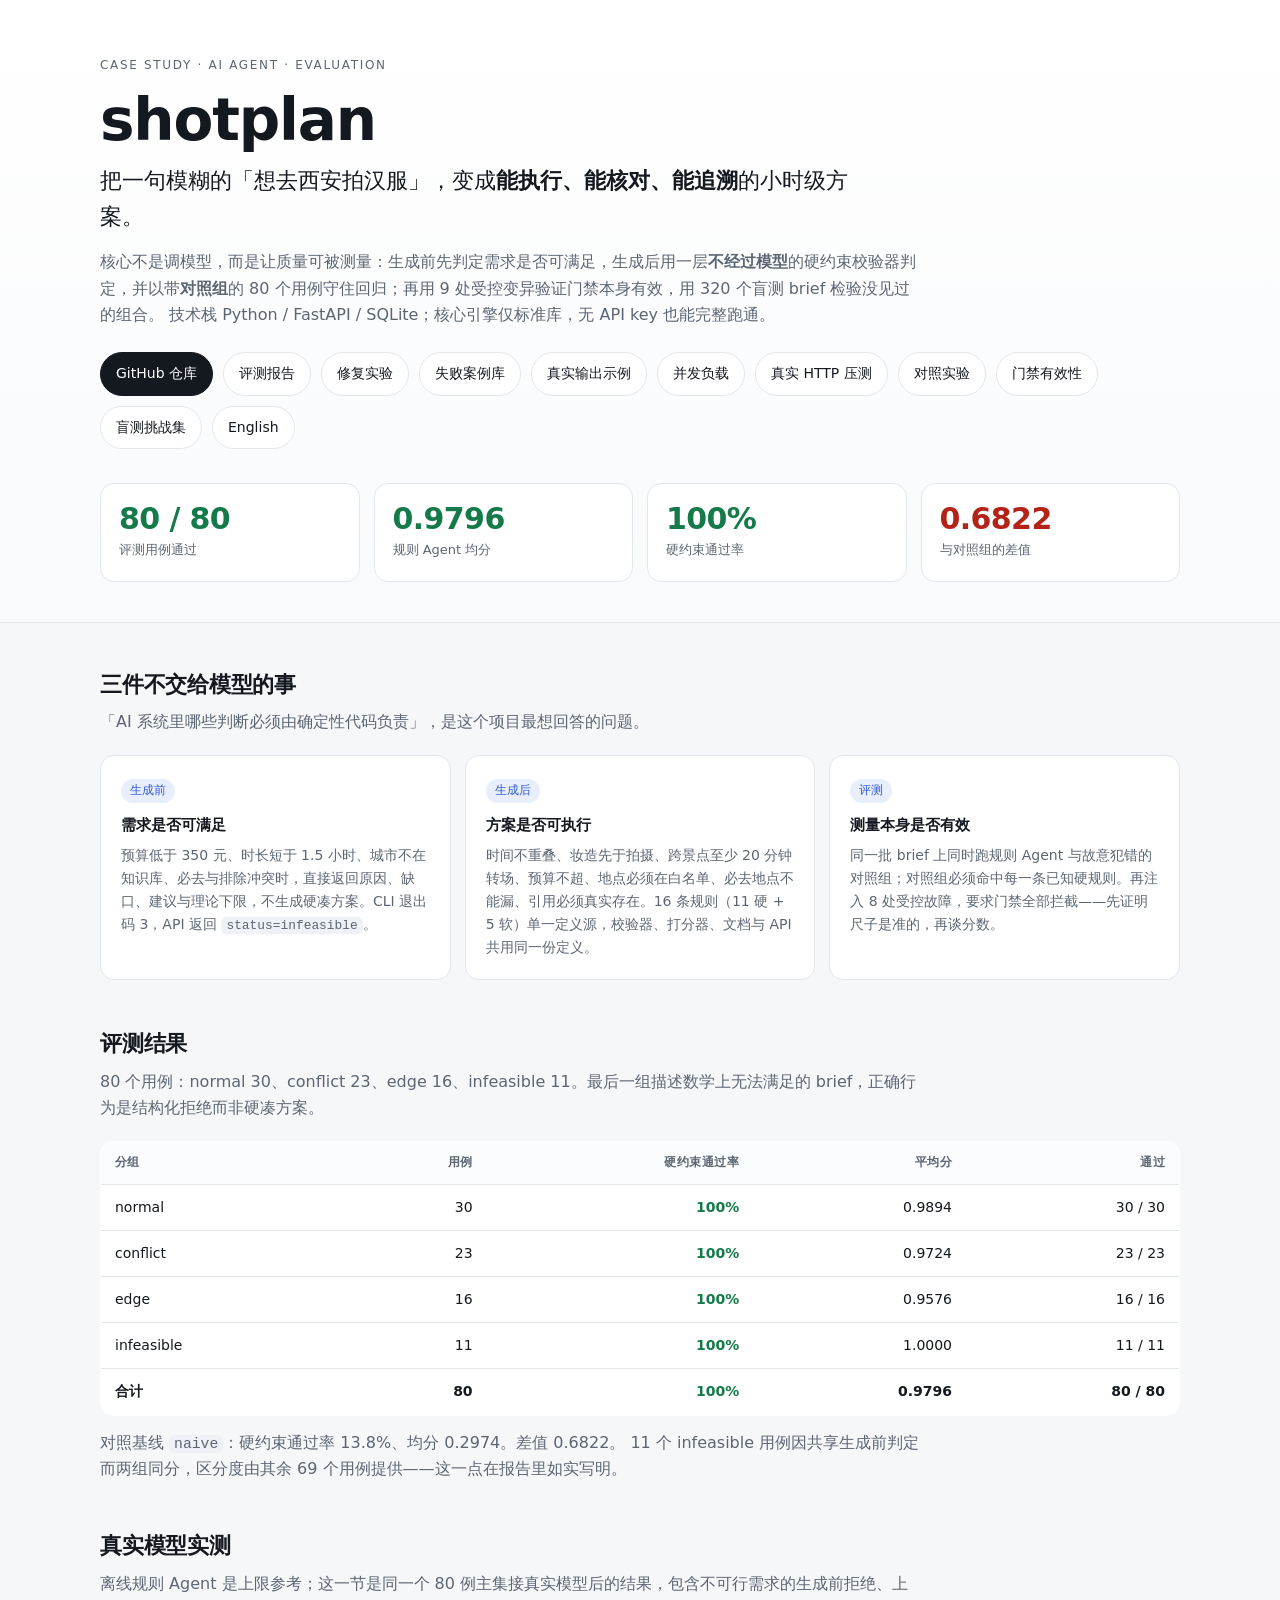
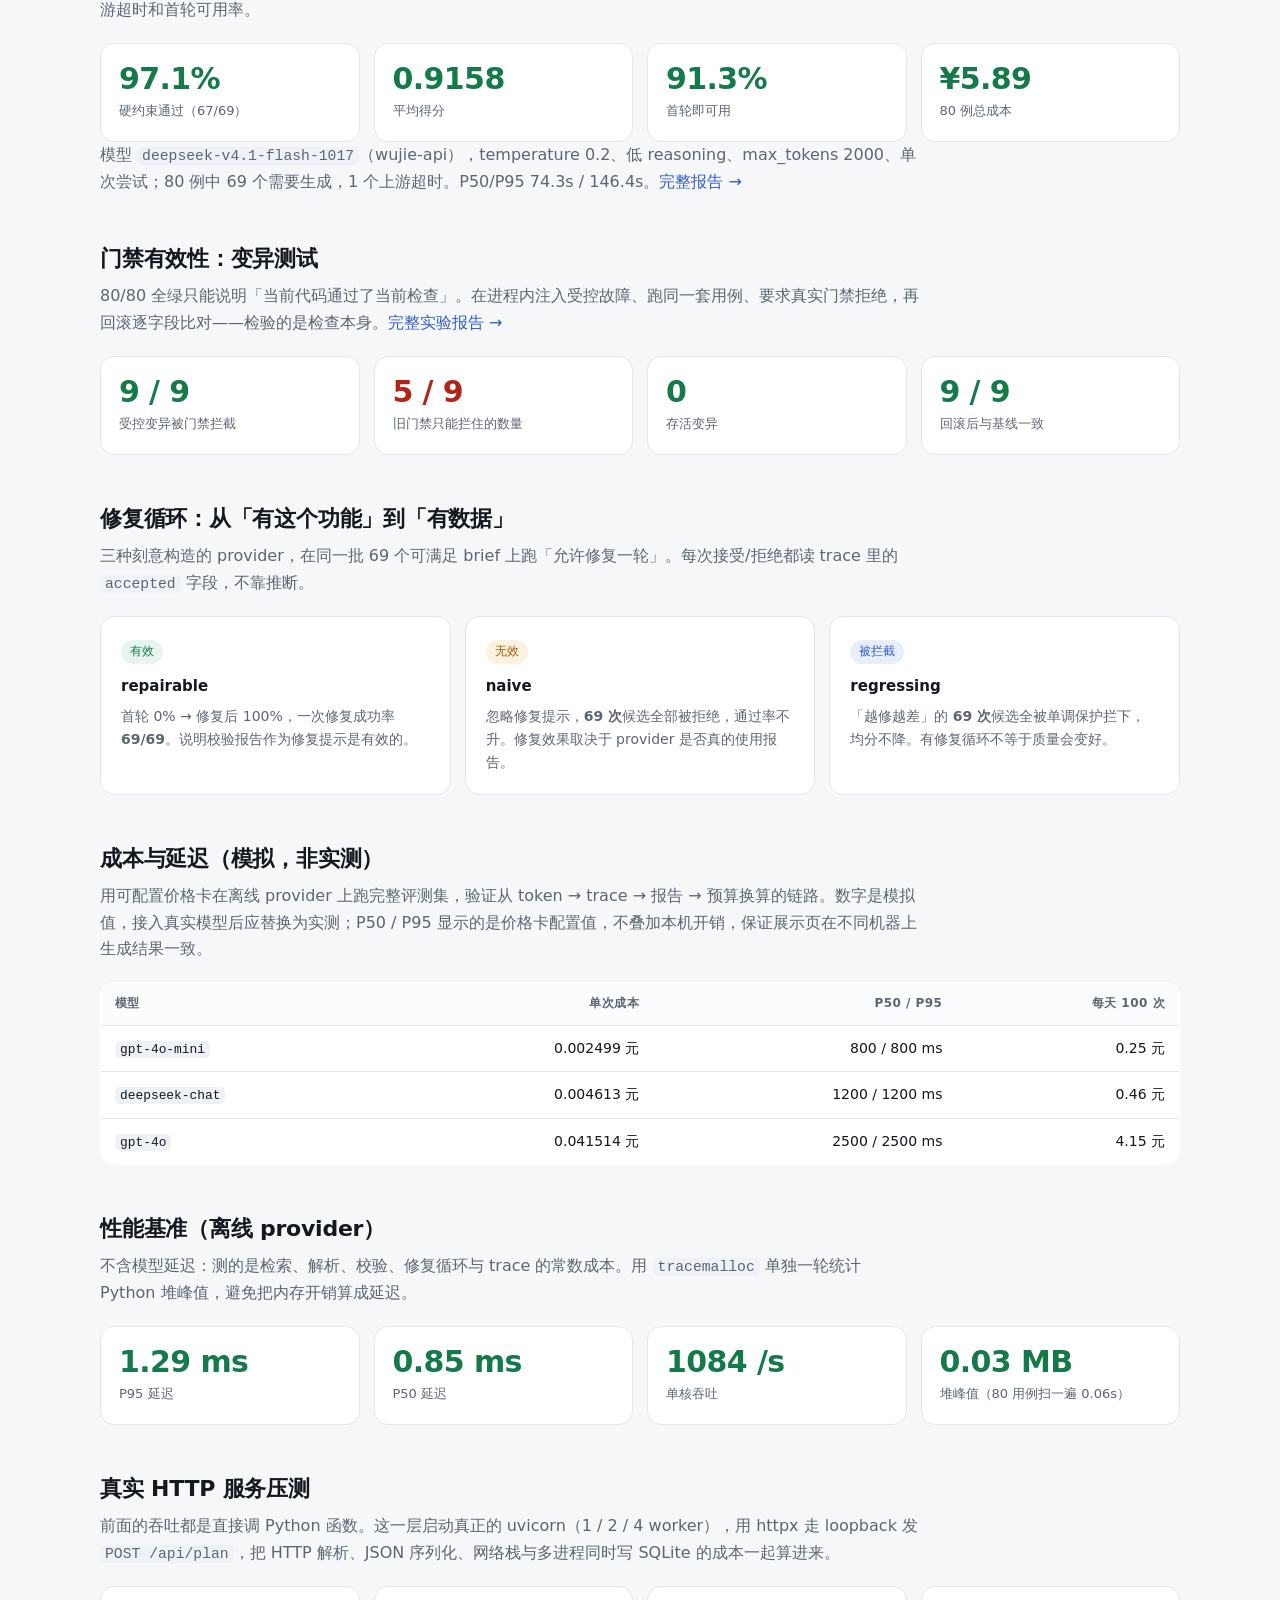
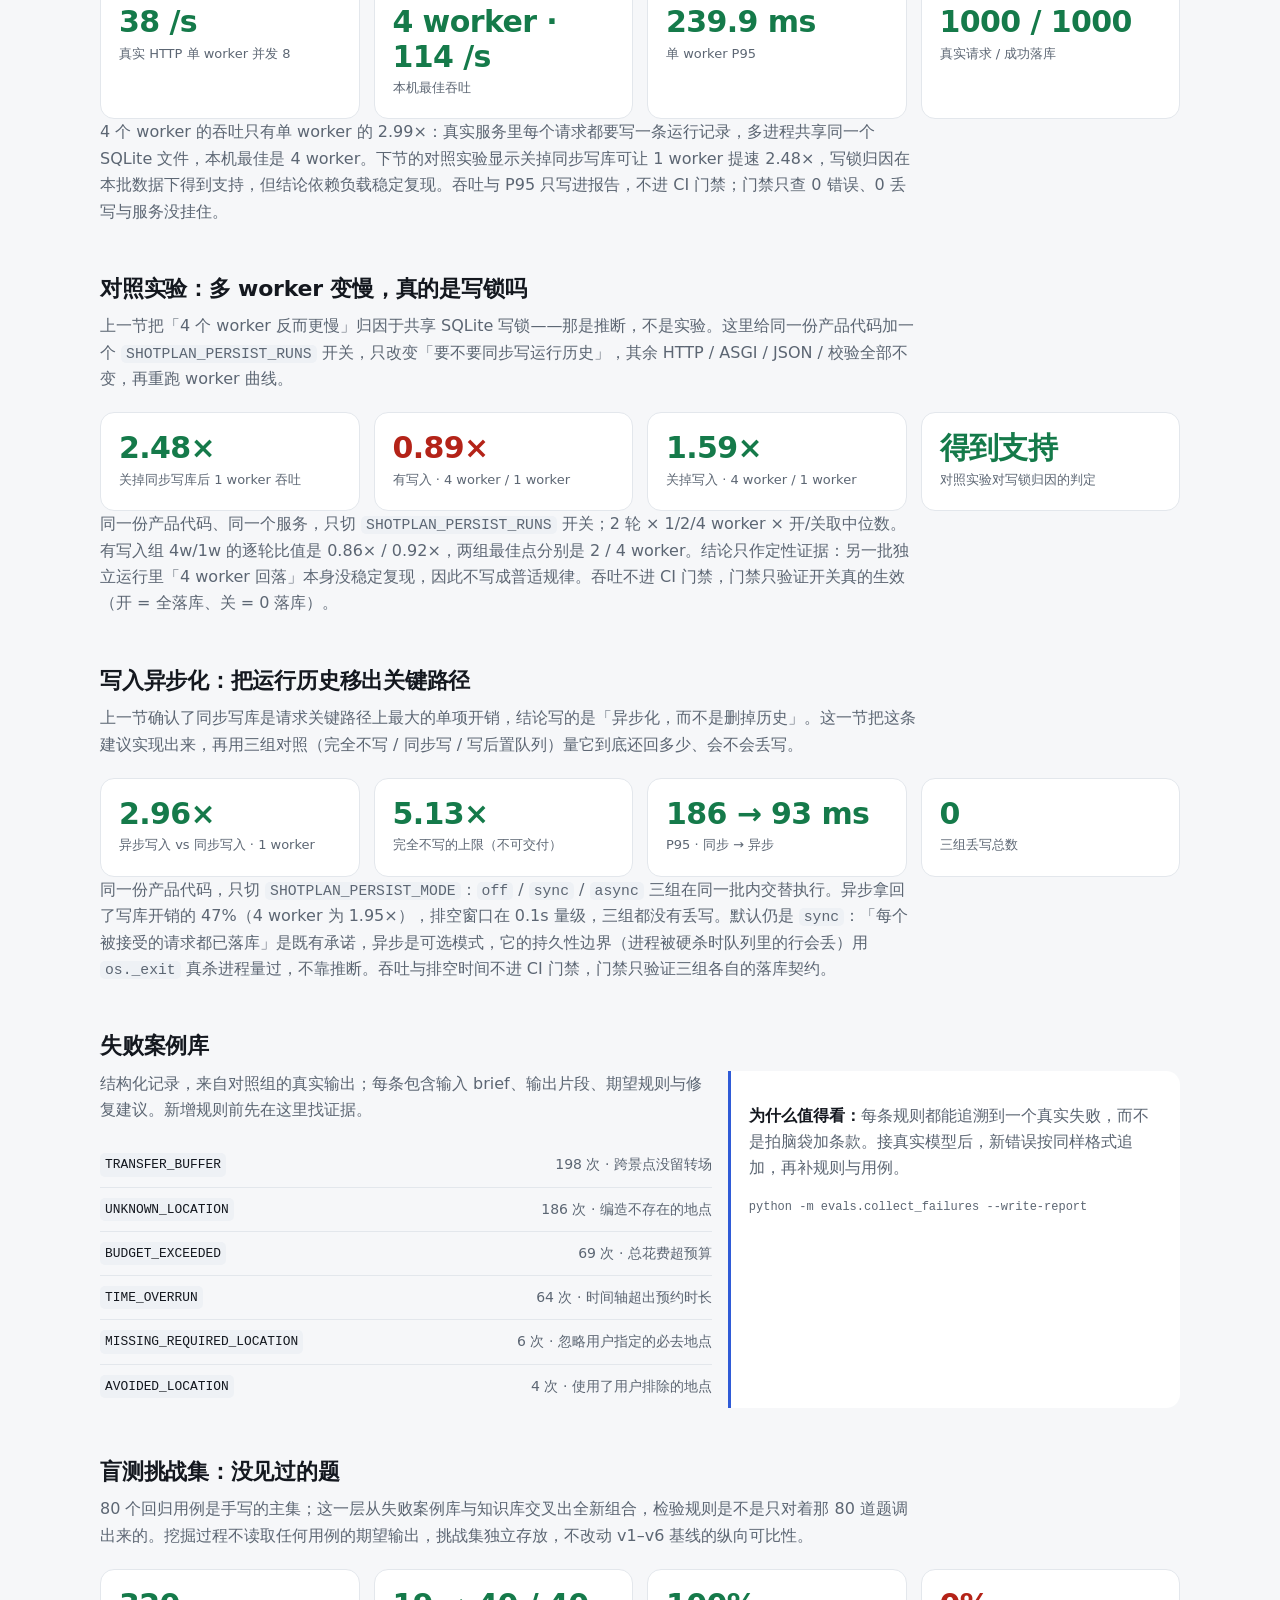
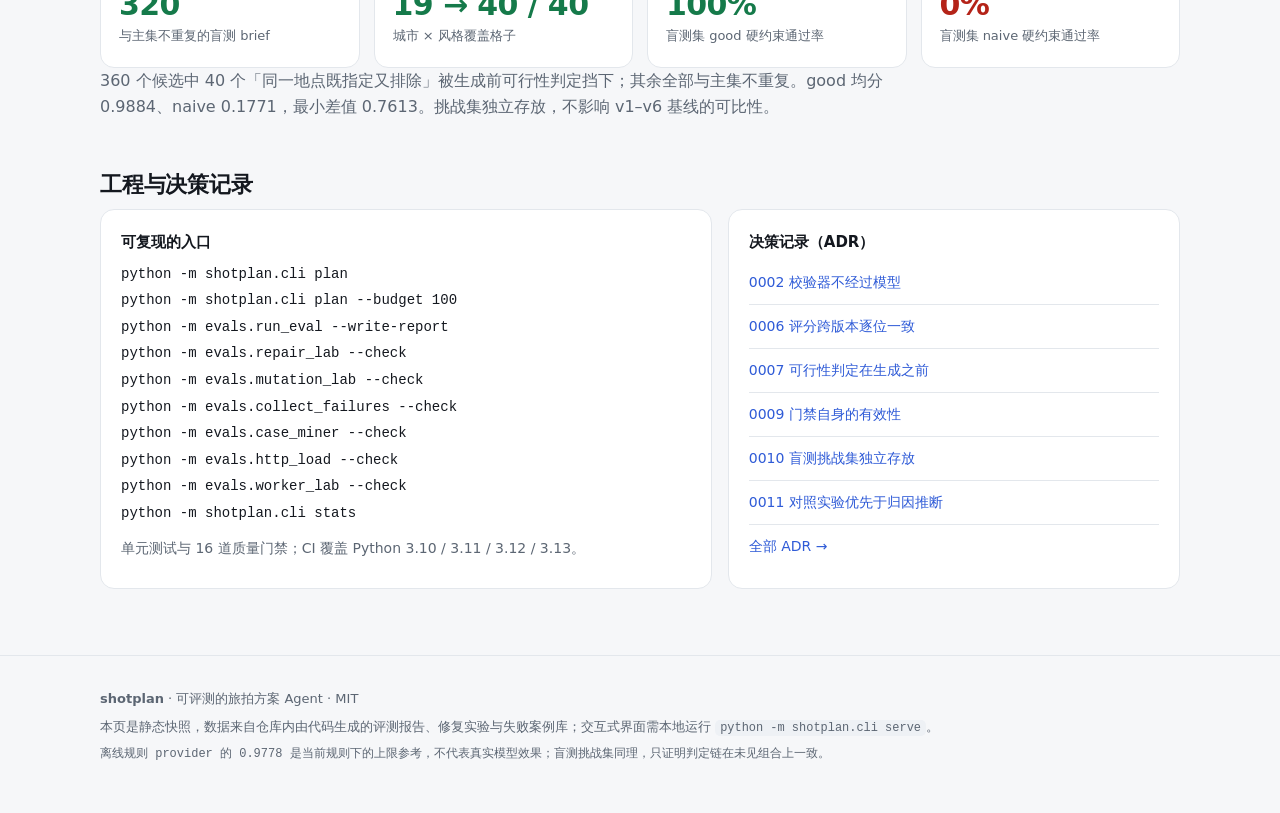
<file: docs/index.html>
<!DOCTYPE html>
<html lang="zh-CN">
<head>
<meta charset="utf-8">
<meta name="viewport" content="width=device-width, initial-scale=1">
<title>shotplan · 可评测的旅拍方案 Agent</title>
<meta name="description" content="一个把「可执行」写成可测试规则、并用对照组评测证明质量可测量的 AI Agent 项目。">
<style>
  :root {
    --bg: #f6f7f9;
    --surface: #ffffff;
    --ink: #14181f;
    --muted: #5c6673;
    --line: #e3e7ec;
    --brand: #2f5bd7;
    --brand-soft: #e9eefc;
    --good: #157a4a;
    --good-soft: #e7f5ee;
    --warn: #a35a00;
    --warn-soft: #fdf1e0;
    --bad: #b42318;
    --bad-soft: #fdeceb;
    --radius: 14px;
    --mono: ui-monospace, SFMono-Regular, Menlo, Consolas, monospace;
  }
  * { box-sizing: border-box; }
  body {
    margin: 0;
    background: var(--bg);
    color: var(--ink);
    font-family: system-ui, -apple-system, "Segoe UI", "PingFang SC", "Microsoft YaHei", sans-serif;
    line-height: 1.65;
    -webkit-font-smoothing: antialiased;
  }
  .wrap { width: min(1080px, calc(100% - 40px)); margin: 0 auto; }
  a { color: var(--brand); text-decoration: none; }
  a:hover { text-decoration: underline; }
  code { font-family: var(--mono); font-size: .92em; background: #eef1f5; padding: 1px 5px; border-radius: 5px; }

  .hero { background: linear-gradient(180deg, #ffffff 0%, #f9fafc 100%); border-bottom: 1px solid var(--line); padding: 56px 0 40px; }
  .eyebrow { font-size: 12px; letter-spacing: .14em; color: var(--muted); text-transform: uppercase; margin-bottom: 14px; }
  h1 { font-size: clamp(38px, 6vw, 58px); line-height: 1.05; margin: 0 0 12px; letter-spacing: -.02em; }
  .lede { font-size: clamp(18px, 2.2vw, 22px); margin: 0 0 14px; max-width: 760px; }
  .sub { color: var(--muted); max-width: 820px; margin: 0 0 24px; }
  .links { display: flex; flex-wrap: wrap; gap: 10px; margin-bottom: 34px; }
  .btn { display: inline-flex; align-items: center; gap: 8px; padding: 9px 15px; border-radius: 999px; border: 1px solid var(--line); background: var(--surface); color: var(--ink); font-size: 14px; }
  .btn.primary { background: var(--ink); border-color: var(--ink); color: #fff; }
  .btn:hover { text-decoration: none; border-color: #c9d0d9; }
  .btn.primary:hover { background: #000; }

  .metrics { display: grid; grid-template-columns: repeat(auto-fit, minmax(180px, 1fr)); gap: 14px; }
  .metric { background: var(--surface); border: 1px solid var(--line); border-radius: var(--radius); padding: 18px; }
  .metric b { display: block; font-size: 30px; line-height: 1.15; letter-spacing: -.02em; }
  .metric span { color: var(--muted); font-size: 13px; }
  .metric.good b { color: var(--good); }
  .metric.bad b { color: var(--bad); }

  main { padding: 44px 0 20px; }
  section { margin-bottom: 46px; }
  h2 { font-size: 22px; margin: 0 0 6px; letter-spacing: -.01em; }
  .section-note { color: var(--muted); margin: 0 0 20px; max-width: 820px; }
  h3 { font-size: 15px; margin: 0 0 6px; }

  .cards { display: grid; grid-template-columns: repeat(auto-fit, minmax(260px, 1fr)); gap: 14px; }
  .card { background: var(--surface); border: 1px solid var(--line); border-radius: var(--radius); padding: 20px; }
  .card p { color: var(--muted); margin: 0; font-size: 14px; }
  .tag { display: inline-block; font-size: 12px; padding: 2px 9px; border-radius: 999px; background: var(--brand-soft); color: var(--brand); margin-bottom: 10px; }
  .tag.good { background: var(--good-soft); color: var(--good); }
  .tag.warn { background: var(--warn-soft); color: var(--warn); }

  table { width: 100%; border-collapse: collapse; background: var(--surface); border: 1px solid var(--line); border-radius: var(--radius); overflow: hidden; font-size: 14px; }
  th, td { padding: 11px 14px; text-align: left; border-bottom: 1px solid var(--line); vertical-align: top; }
  th { background: #fbfcfd; font-weight: 600; color: var(--muted); font-size: 12px; letter-spacing: .04em; text-transform: uppercase; }
  tr:last-child td { border-bottom: none; }
  td.num, th.num { text-align: right; font-variant-numeric: tabular-nums; }
  .pass { color: var(--good); font-weight: 600; }
  .fail { color: var(--bad); font-weight: 600; }

  .split { display: grid; grid-template-columns: 1.15fr .85fr; gap: 16px; }
  @media (max-width: 820px) { .split { grid-template-columns: 1fr; } }

  .quote { border-left: 3px solid var(--brand); background: var(--surface); border-radius: 0 var(--radius) var(--radius) 0; padding: 16px 18px; color: var(--muted); }
  .quote strong { color: var(--ink); }

  ul.clean { list-style: none; padding: 0; margin: 0; }
  ul.clean li { padding: 10px 0; border-bottom: 1px solid var(--line); display: flex; gap: 10px; justify-content: space-between; font-size: 14px; }
  ul.clean li:last-child { border-bottom: none; }
  ul.clean span { color: var(--muted); }

  footer { border-top: 1px solid var(--line); padding: 26px 0 44px; color: var(--muted); font-size: 13px; }
  footer p { margin: 6px 0; }
  .mono { font-family: var(--mono); font-size: 12px; }
</style>
</head>
<body>

<header class="hero">
  <div class="wrap">
    <div class="eyebrow">Case study · AI agent · Evaluation</div>
    <h1>shotplan</h1>
    <p class="lede">把一句模糊的「想去西安拍汉服」，变成<strong>能执行、能核对、能追溯</strong>的小时级方案。</p>
    <p class="sub">
      核心不是调模型，而是让质量可被测量：生成前先判定需求是否可满足，生成后用一层<strong>不经过模型</strong>的硬约束校验器判定，并以带<strong>对照组</strong>的 80 个用例守住回归；再用 9 处受控变异验证门禁本身有效，用 320 个盲测 brief 检验没见过的组合。
      技术栈 Python / FastAPI / SQLite；核心引擎仅标准库，无 API key 也能完整跑通。
    </p>
    <div class="links">
      <a class="btn primary" href="https://github.com/zhaozilong6666/shotplan">GitHub 仓库</a>
      <a class="btn" href="https://github.com/zhaozilong6666/shotplan/blob/main/docs/eval-report.md">评测报告</a>
      <a class="btn" href="https://github.com/zhaozilong6666/shotplan/blob/main/docs/repair-experiment.md">修复实验</a>
      <a class="btn" href="https://github.com/zhaozilong6666/shotplan/blob/main/docs/failure-gallery.md">失败案例库</a>
      <a class="btn" href="https://github.com/zhaozilong6666/shotplan/blob/main/docs/examples.md">真实输出示例</a>
      <a class="btn" href="https://github.com/zhaozilong6666/shotplan/blob/main/docs/loadtest.md">并发负载</a>
      <a class="btn" href="https://github.com/zhaozilong6666/shotplan/blob/main/docs/http-load.md">真实 HTTP 压测</a>
      <a class="btn" href="https://github.com/zhaozilong6666/shotplan/blob/main/docs/worker-bottleneck.md">对照实验</a>
      <a class="btn" href="https://github.com/zhaozilong6666/shotplan/blob/main/docs/mutation-report.md">门禁有效性</a>
      <a class="btn" href="https://github.com/zhaozilong6666/shotplan/blob/main/docs/case-mining.md">盲测挑战集</a>
      <a class="btn" href="https://github.com/zhaozilong6666/shotplan/blob/main/README.en.md">English</a>
    </div>
    <div class="metrics">
      <div class="metric good"><b>80 / 80</b><span>评测用例通过</span></div>
      <div class="metric good"><b>0.9796</b><span>规则 Agent 均分</span></div>
      <div class="metric good"><b>100%</b><span>硬约束通过率</span></div>
      <div class="metric bad"><b>0.6822</b><span>与对照组的差值</span></div>
    </div>
  </header>

<main class="wrap">

  <section>
    <h2>三件不交给模型的事</h2>
    <p class="section-note">「AI 系统里哪些判断必须由确定性代码负责」，是这个项目最想回答的问题。</p>
    <div class="cards">
      <div class="card">
        <span class="tag">生成前</span>
        <h3>需求是否可满足</h3>
        <p>预算低于 350 元、时长短于 1.5 小时、城市不在知识库、必去与排除冲突时，直接返回原因、缺口、建议与理论下限，不生成硬凑方案。CLI 退出码 3，API 返回 <code>status=infeasible</code>。</p>
      </div>
      <div class="card">
        <span class="tag">生成后</span>
        <h3>方案是否可执行</h3>
        <p>时间不重叠、妆造先于拍摄、跨景点至少 20 分钟转场、预算不超、地点必须在白名单、必去地点不能漏、引用必须真实存在。16 条规则（11 硬 + 5 软）单一定义源，校验器、打分器、文档与 API 共用同一份定义。</p>
      </div>
      <div class="card">
        <span class="tag">评测</span>
        <h3>测量本身是否有效</h3>
        <p>同一批 brief 上同时跑规则 Agent 与故意犯错的对照组；对照组必须命中每一条已知硬规则。再注入 8 处受控故障，要求门禁全部拦截——先证明尺子是准的，再谈分数。</p>
      </div>
    </div>
  </section>

  <section>
    <h2>评测结果</h2>
    <p class="section-note">80 个用例：normal 30、conflict 23、edge 16、infeasible 11。最后一组描述数学上无法满足的 brief，正确行为是结构化拒绝而非硬凑方案。</p>
    <table>
      <thead>
        <tr><th>分组</th><th class="num">用例</th><th class="num">硬约束通过率</th><th class="num">平均分</th><th class="num">通过</th></tr>
      </thead>
      <tbody>
        <tr><td>normal</td><td class="num">30</td><td class="num pass">100%</td><td class="num">0.9894</td><td class="num">30 / 30</td></tr>
        <tr><td>conflict</td><td class="num">23</td><td class="num pass">100%</td><td class="num">0.9724</td><td class="num">23 / 23</td></tr>
        <tr><td>edge</td><td class="num">16</td><td class="num pass">100%</td><td class="num">0.9576</td><td class="num">16 / 16</td></tr>
        <tr><td>infeasible</td><td class="num">11</td><td class="num pass">100%</td><td class="num">1.0000</td><td class="num">11 / 11</td></tr>
        <tr><td><strong>合计</strong></td><td class="num"><strong>80</strong></td><td class="num pass"><strong>100%</strong></td><td class="num"><strong>0.9796</strong></td><td class="num"><strong>80 / 80</strong></td></tr>
      </tbody>
    </table>
    <p class="section-note" style="margin-top:14px">
      对照基线 <code>naive</code>：硬约束通过率 13.8%、均分 0.2974。差值 0.6822。
      11 个 infeasible 用例因共享生成前判定而两组同分，区分度由其余 69 个用例提供——这一点在报告里如实写明。
    </p>
  </section>

  <section>
    <h2>真实模型实测</h2>
    <p class="section-note">离线规则 Agent 是上限参考；这一节是同一个 80 例主集接真实模型后的结果，包含不可行需求的生成前拒绝、上游超时和首轮可用率。</p>
    <div class="metrics real-model">
      <div class="metric good"><b>97.1%</b><span>硬约束通过（67/69）</span></div>
      <div class="metric good"><b>0.9158</b><span>平均得分</span></div>
      <div class="metric good"><b>91.3%</b><span>首轮即可用</span></div>
      <div class="metric good"><b>¥5.89</b><span>80 例总成本</span></div>
    </div>
    <p class="section-note real-model-note">模型 <code>deepseek-v4.1-flash-1017</code>（wujie-api），temperature 0.2、低 reasoning、max_tokens 2000、单次尝试；80 例中 69 个需要生成，1 个上游超时。P50/P95 74.3s / 146.4s。<a href="https://github.com/zhaozilong6666/shotplan/blob/main/docs/real-model-full-2026-11-27.md">完整报告 →</a></p>
  </section>

  <section>
    <h2>门禁有效性：变异测试</h2>
    <p class="section-note">80/80 全绿只能说明「当前代码通过了当前检查」。在进程内注入受控故障、跑同一套用例、要求真实门禁拒绝，再回滚逐字段比对——检验的是检查本身。<a href="https://github.com/zhaozilong6666/shotplan/blob/main/docs/mutation-report.md">完整实验报告 →</a></p>
    <div class="metrics mutation">
      <div class="metric good"><b>9 / 9</b><span>受控变异被门禁拦截</span></div>
      <div class="metric bad"><b>5 / 9</b><span>旧门禁只能拦住的数量</span></div>
      <div class="metric good"><b>0</b><span>存活变异</span></div>
      <div class="metric good"><b>9 / 9</b><span>回滚后与基线一致</span></div>
    </div>
  </section>

  <section>
    <h2>修复循环：从「有这个功能」到「有数据」</h2>
    <p class="section-note">三种刻意构造的 provider，在同一批 69 个可满足 brief 上跑「允许修复一轮」。每次接受/拒绝都读 trace 里的 <code>accepted</code> 字段，不靠推断。</p>
    <div class="cards">
      <div class="card">
        <span class="tag good">有效</span>
        <h3>repairable</h3>
        <p>首轮 0% → 修复后 100%，一次修复成功率 <strong>69/69</strong>。说明校验报告作为修复提示是有效的。</p>
      </div>
      <div class="card">
        <span class="tag warn">无效</span>
        <h3>naive</h3>
        <p>忽略修复提示，<strong>69 次</strong>候选全部被拒绝，通过率不升。修复效果取决于 provider 是否真的使用报告。</p>
      </div>
      <div class="card">
        <span class="tag">被拦截</span>
        <h3>regressing</h3>
        <p>「越修越差」的 <strong>69 次</strong>候选全被单调保护拦下，均分不降。有修复循环不等于质量会变好。</p>
      </div>
    </div>
  </section>

  <section>
    <h2>成本与延迟（模拟，非实测）</h2>
    <p class="section-note">用可配置价格卡在离线 provider 上跑完整评测集，验证从 token → trace → 报告 → 预算换算的链路。数字是模拟值，接入真实模型后应替换为实测；P50 / P95 显示的是价格卡配置值，不叠加本机开销，保证展示页在不同机器上生成结果一致。</p>
    <table>
      <thead>
        <tr><th>模型</th><th class="num">单次成本</th><th class="num">P50 / P95</th><th class="num">每天 100 次</th></tr>
      </thead>
      <tbody>
        <tr><td><code>gpt-4o-mini</code></td><td class="num">0.002499 元</td><td class="num">800 / 800 ms</td><td class="num">0.25 元</td></tr>
        <tr><td><code>deepseek-chat</code></td><td class="num">0.004613 元</td><td class="num">1200 / 1200 ms</td><td class="num">0.46 元</td></tr>
        <tr><td><code>gpt-4o</code></td><td class="num">0.041514 元</td><td class="num">2500 / 2500 ms</td><td class="num">4.15 元</td></tr>
      </tbody>
    </table>
  </section>

  <section>
    <h2>性能基准（离线 provider）</h2>
    <p class="section-note">不含模型延迟：测的是检索、解析、校验、修复循环与 trace 的常数成本。用 <code>tracemalloc</code> 单独一轮统计 Python 堆峰值，避免把内存开销算成延迟。</p>
    <div class="metrics perf">
      <div class="metric good"><b>1.29 ms</b><span>P95 延迟</span></div>
      <div class="metric good"><b>0.85 ms</b><span>P50 延迟</span></div>
      <div class="metric good"><b>1084 /s</b><span>单核吞吐</span></div>
      <div class="metric good"><b>0.03 MB</b><span>堆峰值（80 用例扫一遍 0.06s）</span></div>
    </div>
  </section>

  <section>
    <h2>真实 HTTP 服务压测</h2>
    <p class="section-note">前面的吞吐都是直接调 Python 函数。这一层启动真正的 uvicorn（1 / 2 / 4 worker），用 httpx 走 loopback 发 <code>POST /api/plan</code>，把 HTTP 解析、JSON 序列化、网络栈与多进程同时写 SQLite 的成本一起算进来。</p>
    <div class="metrics http-load">
      <div class="metric good"><b>38 /s</b><span>真实 HTTP 单 worker 并发 8</span></div>
      <div class="metric good"><b>4 worker · 114 /s</b><span>本机最佳吞吐</span></div>
      <div class="metric good"><b>239.9 ms</b><span>单 worker P95</span></div>
      <div class="metric good"><b>1000 / 1000</b><span>真实请求 / 成功落库</span></div>
    </div>
    <p class="section-note http-note">
      4 个 worker 的吞吐只有单 worker 的 2.99×：真实服务里每个请求都要写一条运行记录，多进程共享同一个 SQLite 文件，本机最佳是 4 worker。下节的对照实验显示关掉同步写库可让 1 worker 提速 2.48×，写锁归因在本批数据下得到支持，但结论依赖负载稳定复现。吞吐与 P95 只写进报告，不进 CI 门禁；门禁只查 0 错误、0 丢写与服务没挂住。
    </p>
  </section>

  <section>
    <h2>对照实验：多 worker 变慢，真的是写锁吗</h2>
    <p class="section-note">上一节把「4 个 worker 反而更慢」归因于共享 SQLite 写锁——那是推断，不是实验。这里给同一份产品代码加一个 <code>SHOTPLAN_PERSIST_RUNS</code> 开关，只改变「要不要同步写运行历史」，其余 HTTP / ASGI / JSON / 校验全部不变，再重跑 worker 曲线。</p>
    <div class="metrics worker">
      <div class="metric good"><b>2.48×</b><span>关掉同步写库后 1 worker 吞吐</span></div>
      <div class="metric bad"><b>0.89×</b><span>有写入 · 4 worker / 1 worker</span></div>
      <div class="metric good"><b>1.59×</b><span>关掉写入 · 4 worker / 1 worker</span></div>
      <div class="metric good"><b>得到支持</b><span>对照实验对写锁归因的判定</span></div>
    </div>
    <p class="section-note worker-note">
      同一份产品代码、同一个服务，只切 <code>SHOTPLAN_PERSIST_RUNS</code> 开关；2 轮 × 1/2/4 worker × 开/关取中位数。有写入组 4w/1w 的逐轮比值是 0.86× / 0.92×，两组最佳点分别是 2 / 4 worker。结论只作定性证据：另一批独立运行里「4 worker 回落」本身没稳定复现，因此不写成普适规律。吞吐不进 CI 门禁，门禁只验证开关真的生效（开 = 全落库、关 = 0 落库）。
    </p>
  </section>

  <section>
    <h2>写入异步化：把运行历史移出关键路径</h2>
    <p class="section-note">上一节确认了同步写库是请求关键路径上最大的单项开销，结论写的是「异步化，而不是删掉历史」。这一节把这条建议实现出来，再用三组对照（完全不写 / 同步写 / 写后置队列）量它到底还回多少、会不会丢写。</p>
    <div class="metrics persist">
      <div class="metric good"><b>2.96×</b><span>异步写入 vs 同步写入 · 1 worker</span></div>
      <div class="metric good"><b>5.13×</b><span>完全不写的上限（不可交付）</span></div>
      <div class="metric good"><b>186 → 93 ms</b><span>P95 · 同步 → 异步</span></div>
      <div class="metric good"><b>0</b><span>三组丢写总数</span></div>
    </div>
    <p class="section-note persist-note">
      同一份产品代码，只切 <code>SHOTPLAN_PERSIST_MODE</code>：<code>off</code> / <code>sync</code> / <code>async</code> 三组在同一批内交替执行。异步拿回了写库开销的 47%（4 worker 为 1.95×），排空窗口在 0.1s 量级，三组都没有丢写。默认仍是 <code>sync</code>：「每个被接受的请求都已落库」是既有承诺，异步是可选模式，它的持久性边界（进程被硬杀时队列里的行会丢）用 <code>os._exit</code> 真杀进程量过，不靠推断。吞吐与排空时间不进 CI 门禁，门禁只验证三组各自的落库契约。
    </p>
  </section>

  <section>
    <h2>失败案例库</h2>
    <div class="split">
      <div>
        <p class="section-note">结构化记录，来自对照组的真实输出；每条包含输入 brief、输出片段、期望规则与修复建议。新增规则前先在这里找证据。</p>
        <ul class="clean">
          <li><code>TRANSFER_BUFFER</code><span>198 次 · 跨景点没留转场</span></li>
          <li><code>UNKNOWN_LOCATION</code><span>186 次 · 编造不存在的地点</span></li>
          <li><code>BUDGET_EXCEEDED</code><span>69 次 · 总花费超预算</span></li>
          <li><code>TIME_OVERRUN</code><span>64 次 · 时间轴超出预约时长</span></li>
          <li><code>MISSING_REQUIRED_LOCATION</code><span>6 次 · 忽略用户指定的必去地点</span></li>
          <li><code>AVOIDED_LOCATION</code><span>4 次 · 使用了用户排除的地点</span></li>
        </ul>
      </div>
      <div class="quote">
        <p><strong>为什么值得看：</strong>每条规则都能追溯到一个真实失败，而不是拍脑袋加条款。接真实模型后，新错误按同样格式追加，再补规则与用例。</p>
        <p class="mono">python -m evals.collect_failures --write-report</p>
      </div>
    </div>
  </section>

  <section>
    <h2>盲测挑战集：没见过的题</h2>
    <p class="section-note">80 个回归用例是手写的主集；这一层从失败案例库与知识库交叉出全新组合，检验规则是不是只对着那 80 道题调出来的。挖掘过程不读取任何用例的期望输出，挑战集独立存放，不改动 v1–v6 基线的纵向可比性。</p>
    <div class="metrics challenge">
      <div class="metric good"><b>320</b><span>与主集不重复的盲测 brief</span></div>
      <div class="metric good"><b>19 → 40 / 40</b><span>城市 × 风格覆盖格子</span></div>
      <div class="metric good"><b>100%</b><span>盲测集 good 硬约束通过率</span></div>
      <div class="metric bad"><b>0%</b><span>盲测集 naive 硬约束通过率</span></div>
    </div>
    <p class="section-note challenge-note">
      360 个候选中 40 个「同一地点既指定又排除」被生成前可行性判定挡下；其余全部与主集不重复。good 均分 0.9884、naive 0.1771，最小差值 0.7613。挑战集独立存放，不影响 v1–v6 基线的可比性。
    </p>
  </section>

  <section>
    <h2>工程与决策记录</h2>
    <div class="split">
      <div class="card">
        <h3>可复现的入口</h3>
        <p class="mono" style="color:var(--ink); line-height:1.9">
          python -m shotplan.cli plan<br>
          python -m shotplan.cli plan --budget 100<br>
          python -m evals.run_eval --write-report<br>
          python -m evals.repair_lab --check<br>
          python -m evals.mutation_lab --check<br>
          python -m evals.collect_failures --check<br>
          python -m evals.case_miner --check<br>
          python -m evals.http_load --check<br>
          python -m evals.worker_lab --check<br>
          python -m shotplan.cli stats
        </p>
        <p style="margin-top:10px">单元测试与 16 道质量门禁；CI 覆盖 Python 3.10 / 3.11 / 3.12 / 3.13。</p>
      </div>
      <div class="card">
        <h3>决策记录（ADR）</h3>
        <ul class="clean">
          <li><a href="https://github.com/zhaozilong6666/shotplan/blob/main/docs/adr/0002-validator-outside-model.md">0002 校验器不经过模型</a></li>
          <li><a href="https://github.com/zhaozilong6666/shotplan/blob/main/docs/adr/0006-scoring-determinism.md">0006 评分跨版本逐位一致</a></li>
          <li><a href="https://github.com/zhaozilong6666/shotplan/blob/main/docs/adr/0007-feasibility-before-generation.md">0007 可行性判定在生成之前</a></li>
          <li><a href="https://github.com/zhaozilong6666/shotplan/blob/main/docs/adr/0009-gate-sensitivity.md">0009 门禁自身的有效性</a></li>
          <li><a href="https://github.com/zhaozilong6666/shotplan/blob/main/docs/adr/0010-holdout-challenge-set.md">0010 盲测挑战集独立存放</a></li>
          <li><a href="https://github.com/zhaozilong6666/shotplan/blob/main/docs/adr/0011-controlled-experiment-over-inference.md">0011 对照实验优先于归因推断</a></li>
          <li><a href="https://github.com/zhaozilong6666/shotplan/tree/main/docs/adr">全部 ADR →</a></li>
        </ul>
      </div>
    </div>
  </section>

</main>

<footer>
  <div class="wrap">
    <p><strong>shotplan</strong> · 可评测的旅拍方案 Agent · MIT</p>
    <p>本页是静态快照，数据来自仓库内由代码生成的评测报告、修复实验与失败案例库；交互式界面需本地运行 <code>python -m shotplan.cli serve</code>。</p>
    <p class="mono">离线规则 provider 的 0.9778 是当前规则下的上限参考，不代表真实模型效果；盲测挑战集同理，只证明判定链在未见组合上一致。</p>
  </div>
</footer>

</body>
</html>
</file>
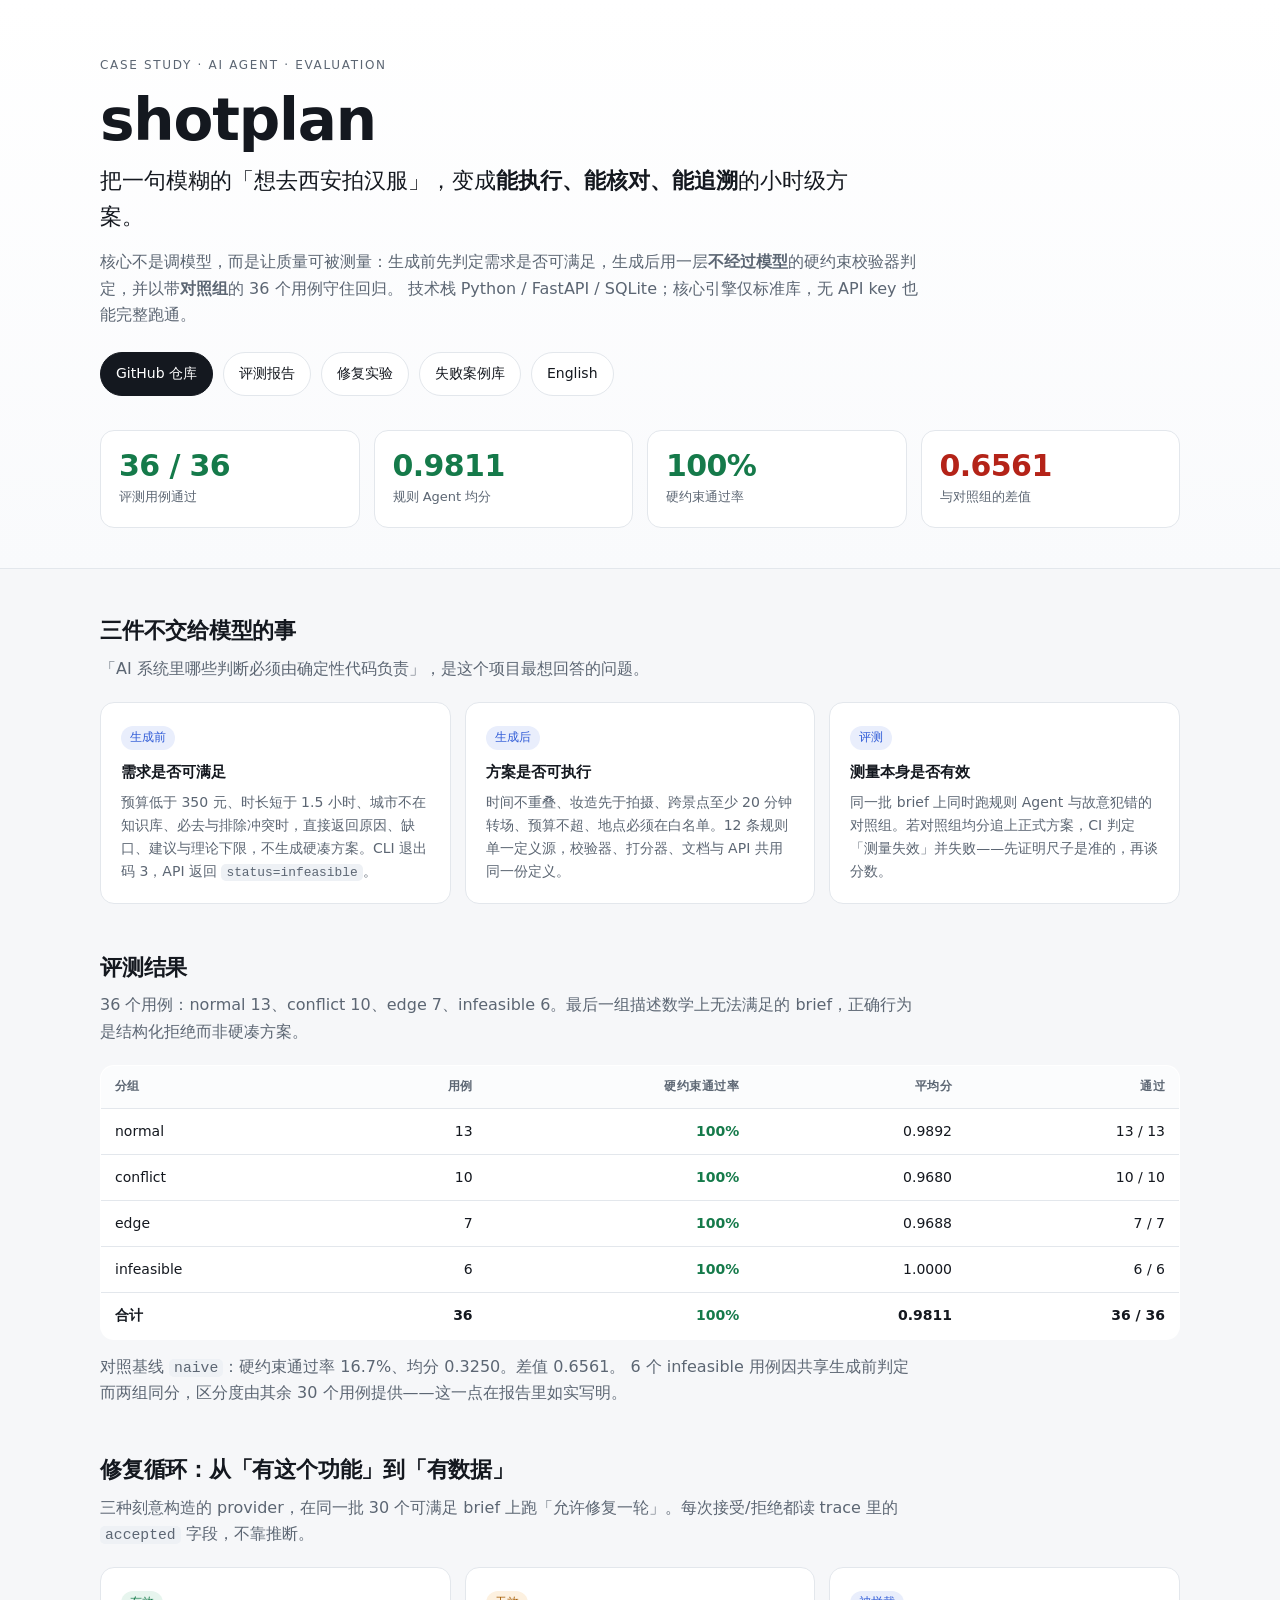
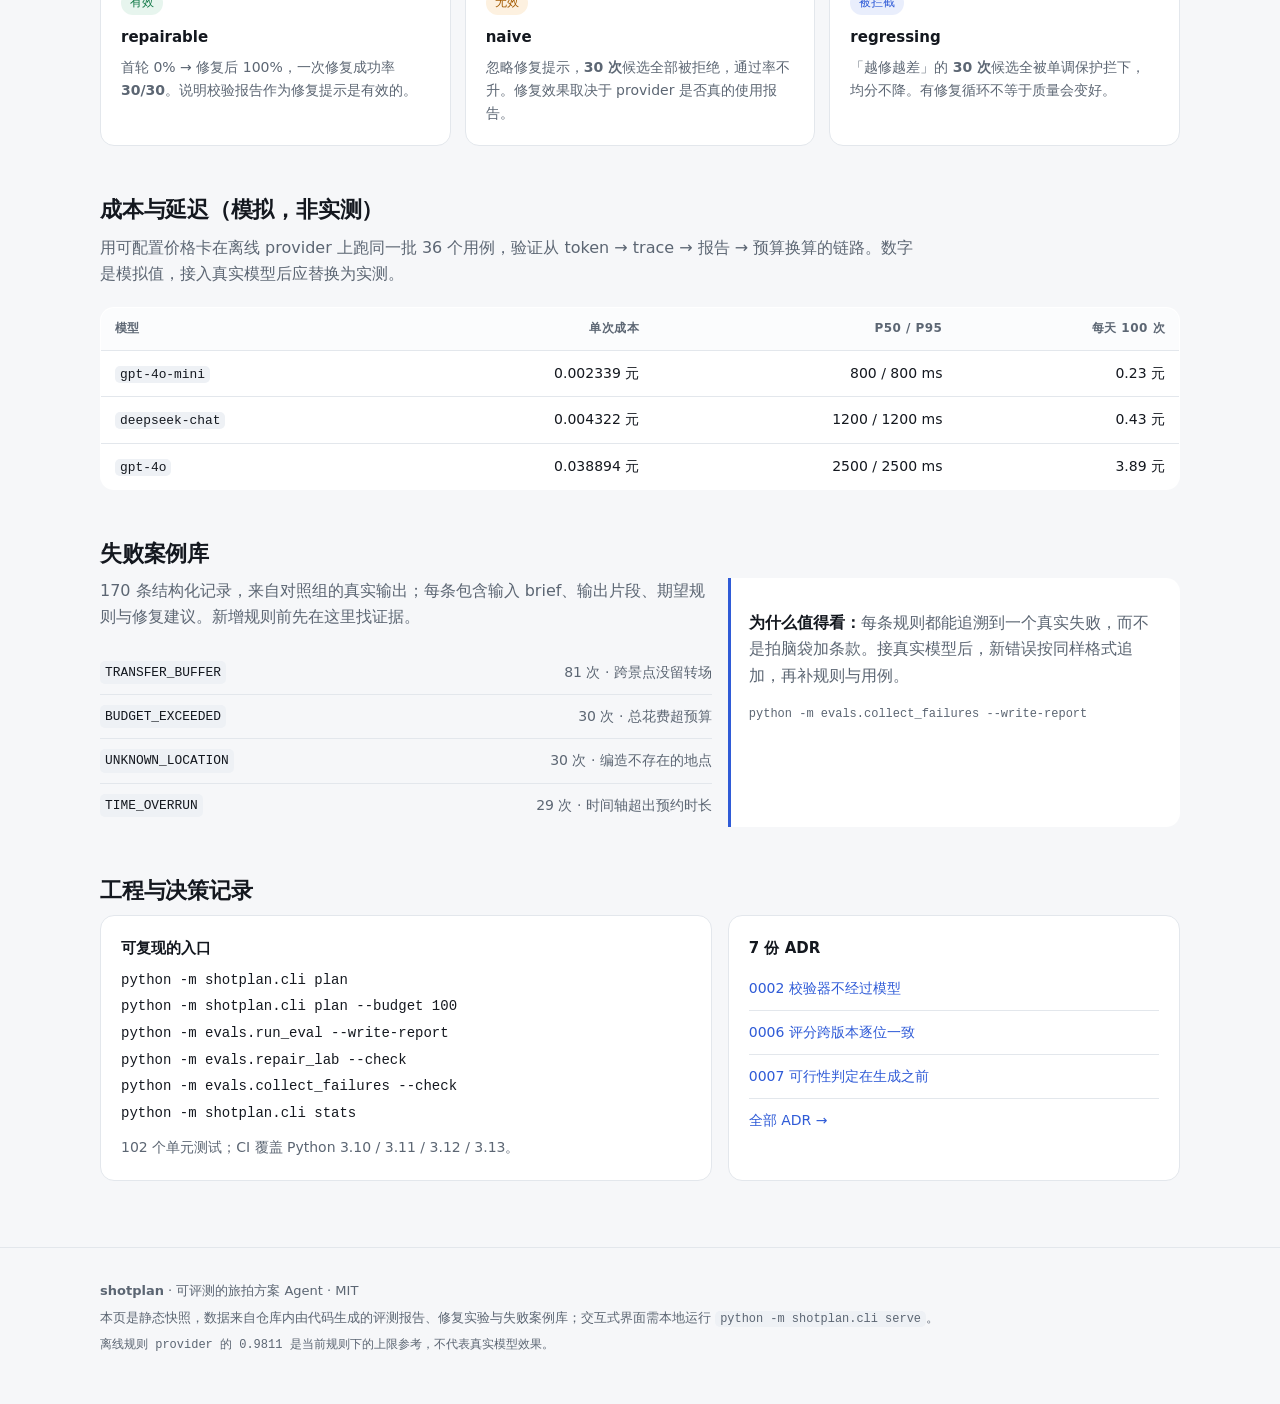
<file: site/index.html>
<!DOCTYPE html>
<html lang="zh-CN">
<head>
<meta charset="utf-8">
<meta name="viewport" content="width=device-width, initial-scale=1">
<title>shotplan · 可评测的旅拍方案 Agent</title>
<meta name="description" content="一个把「可执行」写成可测试规则、并用对照组评测证明质量可测量的 AI Agent 项目。">
<style>
  :root {
    --bg: #f6f7f9;
    --surface: #ffffff;
    --ink: #14181f;
    --muted: #5c6673;
    --line: #e3e7ec;
    --brand: #2f5bd7;
    --brand-soft: #e9eefc;
    --good: #157a4a;
    --good-soft: #e7f5ee;
    --warn: #a35a00;
    --warn-soft: #fdf1e0;
    --bad: #b42318;
    --bad-soft: #fdeceb;
    --radius: 14px;
    --mono: ui-monospace, SFMono-Regular, Menlo, Consolas, monospace;
  }
  * { box-sizing: border-box; }
  body {
    margin: 0;
    background: var(--bg);
    color: var(--ink);
    font-family: system-ui, -apple-system, "Segoe UI", "PingFang SC", "Microsoft YaHei", sans-serif;
    line-height: 1.65;
    -webkit-font-smoothing: antialiased;
  }
  .wrap { width: min(1080px, calc(100% - 40px)); margin: 0 auto; }
  a { color: var(--brand); text-decoration: none; }
  a:hover { text-decoration: underline; }
  code { font-family: var(--mono); font-size: .92em; background: #eef1f5; padding: 1px 5px; border-radius: 5px; }

  .hero { background: linear-gradient(180deg, #ffffff 0%, #f9fafc 100%); border-bottom: 1px solid var(--line); padding: 56px 0 40px; }
  .eyebrow { font-size: 12px; letter-spacing: .14em; color: var(--muted); text-transform: uppercase; margin-bottom: 14px; }
  h1 { font-size: clamp(38px, 6vw, 58px); line-height: 1.05; margin: 0 0 12px; letter-spacing: -.02em; }
  .lede { font-size: clamp(18px, 2.2vw, 22px); margin: 0 0 14px; max-width: 760px; }
  .sub { color: var(--muted); max-width: 820px; margin: 0 0 24px; }
  .links { display: flex; flex-wrap: wrap; gap: 10px; margin-bottom: 34px; }
  .btn { display: inline-flex; align-items: center; gap: 8px; padding: 9px 15px; border-radius: 999px; border: 1px solid var(--line); background: var(--surface); color: var(--ink); font-size: 14px; }
  .btn.primary { background: var(--ink); border-color: var(--ink); color: #fff; }
  .btn:hover { text-decoration: none; border-color: #c9d0d9; }
  .btn.primary:hover { background: #000; }

  .metrics { display: grid; grid-template-columns: repeat(auto-fit, minmax(180px, 1fr)); gap: 14px; }
  .metric { background: var(--surface); border: 1px solid var(--line); border-radius: var(--radius); padding: 18px; }
  .metric b { display: block; font-size: 30px; line-height: 1.15; letter-spacing: -.02em; }
  .metric span { color: var(--muted); font-size: 13px; }
  .metric.good b { color: var(--good); }
  .metric.bad b { color: var(--bad); }

  main { padding: 44px 0 20px; }
  section { margin-bottom: 46px; }
  h2 { font-size: 22px; margin: 0 0 6px; letter-spacing: -.01em; }
  .section-note { color: var(--muted); margin: 0 0 20px; max-width: 820px; }
  h3 { font-size: 15px; margin: 0 0 6px; }

  .cards { display: grid; grid-template-columns: repeat(auto-fit, minmax(260px, 1fr)); gap: 14px; }
  .card { background: var(--surface); border: 1px solid var(--line); border-radius: var(--radius); padding: 20px; }
  .card p { color: var(--muted); margin: 0; font-size: 14px; }
  .tag { display: inline-block; font-size: 12px; padding: 2px 9px; border-radius: 999px; background: var(--brand-soft); color: var(--brand); margin-bottom: 10px; }
  .tag.good { background: var(--good-soft); color: var(--good); }
  .tag.warn { background: var(--warn-soft); color: var(--warn); }

  table { width: 100%; border-collapse: collapse; background: var(--surface); border: 1px solid var(--line); border-radius: var(--radius); overflow: hidden; font-size: 14px; }
  th, td { padding: 11px 14px; text-align: left; border-bottom: 1px solid var(--line); vertical-align: top; }
  th { background: #fbfcfd; font-weight: 600; color: var(--muted); font-size: 12px; letter-spacing: .04em; text-transform: uppercase; }
  tr:last-child td { border-bottom: none; }
  td.num, th.num { text-align: right; font-variant-numeric: tabular-nums; }
  .pass { color: var(--good); font-weight: 600; }
  .fail { color: var(--bad); font-weight: 600; }

  .split { display: grid; grid-template-columns: 1.15fr .85fr; gap: 16px; }
  @media (max-width: 820px) { .split { grid-template-columns: 1fr; } }

  .quote { border-left: 3px solid var(--brand); background: var(--surface); border-radius: 0 var(--radius) var(--radius) 0; padding: 16px 18px; color: var(--muted); }
  .quote strong { color: var(--ink); }

  ul.clean { list-style: none; padding: 0; margin: 0; }
  ul.clean li { padding: 10px 0; border-bottom: 1px solid var(--line); display: flex; gap: 10px; justify-content: space-between; font-size: 14px; }
  ul.clean li:last-child { border-bottom: none; }
  ul.clean span { color: var(--muted); }

  footer { border-top: 1px solid var(--line); padding: 26px 0 44px; color: var(--muted); font-size: 13px; }
  footer p { margin: 6px 0; }
  .mono { font-family: var(--mono); font-size: 12px; }
</style>
</head>
<body>

<header class="hero">
  <div class="wrap">
    <div class="eyebrow">Case study · AI agent · Evaluation</div>
    <h1>shotplan</h1>
    <p class="lede">把一句模糊的「想去西安拍汉服」，变成<strong>能执行、能核对、能追溯</strong>的小时级方案。</p>
    <p class="sub">
      核心不是调模型，而是让质量可被测量：生成前先判定需求是否可满足，生成后用一层<strong>不经过模型</strong>的硬约束校验器判定，并以带<strong>对照组</strong>的 36 个用例守住回归。
      技术栈 Python / FastAPI / SQLite；核心引擎仅标准库，无 API key 也能完整跑通。
    </p>
    <div class="links">
      <a class="btn primary" href="https://github.com/zhaozilong6666/shotplan">GitHub 仓库</a>
      <a class="btn" href="https://github.com/zhaozilong6666/shotplan/blob/main/docs/eval-report.md">评测报告</a>
      <a class="btn" href="https://github.com/zhaozilong6666/shotplan/blob/main/docs/repair-experiment.md">修复实验</a>
      <a class="btn" href="https://github.com/zhaozilong6666/shotplan/blob/main/docs/failure-gallery.md">失败案例库</a>
      <a class="btn" href="https://github.com/zhaozilong6666/shotplan/blob/main/README.en.md">English</a>
    </div>
    <div class="metrics">
      <div class="metric good"><b>36 / 36</b><span>评测用例通过</span></div>
      <div class="metric good"><b>0.9811</b><span>规则 Agent 均分</span></div>
      <div class="metric good"><b>100%</b><span>硬约束通过率</span></div>
      <div class="metric bad"><b>0.6561</b><span>与对照组的差值</span></div>
    </div>
  </div>
</header>

<main class="wrap">

  <section>
    <h2>三件不交给模型的事</h2>
    <p class="section-note">「AI 系统里哪些判断必须由确定性代码负责」，是这个项目最想回答的问题。</p>
    <div class="cards">
      <div class="card">
        <span class="tag">生成前</span>
        <h3>需求是否可满足</h3>
        <p>预算低于 350 元、时长短于 1.5 小时、城市不在知识库、必去与排除冲突时，直接返回原因、缺口、建议与理论下限，不生成硬凑方案。CLI 退出码 3，API 返回 <code>status=infeasible</code>。</p>
      </div>
      <div class="card">
        <span class="tag">生成后</span>
        <h3>方案是否可执行</h3>
        <p>时间不重叠、妆造先于拍摄、跨景点至少 20 分钟转场、预算不超、地点必须在白名单。12 条规则单一定义源，校验器、打分器、文档与 API 共用同一份定义。</p>
      </div>
      <div class="card">
        <span class="tag">评测</span>
        <h3>测量本身是否有效</h3>
        <p>同一批 brief 上同时跑规则 Agent 与故意犯错的对照组。若对照组均分追上正式方案，CI 判定「测量失效」并失败——先证明尺子是准的，再谈分数。</p>
      </div>
    </div>
  </section>

  <section>
    <h2>评测结果</h2>
    <p class="section-note">36 个用例：normal 13、conflict 10、edge 7、infeasible 6。最后一组描述数学上无法满足的 brief，正确行为是结构化拒绝而非硬凑方案。</p>
    <table>
      <thead>
        <tr><th>分组</th><th class="num">用例</th><th class="num">硬约束通过率</th><th class="num">平均分</th><th class="num">通过</th></tr>
      </thead>
      <tbody>
        <tr><td>normal</td><td class="num">13</td><td class="num pass">100%</td><td class="num">0.9892</td><td class="num">13 / 13</td></tr>
        <tr><td>conflict</td><td class="num">10</td><td class="num pass">100%</td><td class="num">0.9680</td><td class="num">10 / 10</td></tr>
        <tr><td>edge</td><td class="num">7</td><td class="num pass">100%</td><td class="num">0.9688</td><td class="num">7 / 7</td></tr>
        <tr><td>infeasible</td><td class="num">6</td><td class="num pass">100%</td><td class="num">1.0000</td><td class="num">6 / 6</td></tr>
        <tr><td><strong>合计</strong></td><td class="num"><strong>36</strong></td><td class="num pass"><strong>100%</strong></td><td class="num"><strong>0.9811</strong></td><td class="num"><strong>36 / 36</strong></td></tr>
      </tbody>
    </table>
    <p class="section-note" style="margin-top:14px">
      对照基线 <code>naive</code>：硬约束通过率 16.7%、均分 0.3250。差值 0.6561。
      6 个 infeasible 用例因共享生成前判定而两组同分，区分度由其余 30 个用例提供——这一点在报告里如实写明。
    </p>
  </section>

  <section>
    <h2>修复循环：从「有这个功能」到「有数据」</h2>
    <p class="section-note">三种刻意构造的 provider，在同一批 30 个可满足 brief 上跑「允许修复一轮」。每次接受/拒绝都读 trace 里的 <code>accepted</code> 字段，不靠推断。</p>
    <div class="cards">
      <div class="card">
        <span class="tag good">有效</span>
        <h3>repairable</h3>
        <p>首轮 0% → 修复后 100%，一次修复成功率 <strong>30/30</strong>。说明校验报告作为修复提示是有效的。</p>
      </div>
      <div class="card">
        <span class="tag warn">无效</span>
        <h3>naive</h3>
        <p>忽略修复提示，<strong>30 次</strong>候选全部被拒绝，通过率不升。修复效果取决于 provider 是否真的使用报告。</p>
      </div>
      <div class="card">
        <span class="tag">被拦截</span>
        <h3>regressing</h3>
        <p>「越修越差」的 <strong>30 次</strong>候选全被单调保护拦下，均分不降。有修复循环不等于质量会变好。</p>
      </div>
    </div>
  </section>

  <section>
    <h2>成本与延迟（模拟，非实测）</h2>
    <p class="section-note">用可配置价格卡在离线 provider 上跑同一批 36 个用例，验证从 token → trace → 报告 → 预算换算的链路。数字是模拟值，接入真实模型后应替换为实测。</p>
    <table>
      <thead>
        <tr><th>模型</th><th class="num">单次成本</th><th class="num">P50 / P95</th><th class="num">每天 100 次</th></tr>
      </thead>
      <tbody>
        <tr><td><code>gpt-4o-mini</code></td><td class="num">0.002339 元</td><td class="num">800 / 800 ms</td><td class="num">0.23 元</td></tr>
        <tr><td><code>deepseek-chat</code></td><td class="num">0.004322 元</td><td class="num">1200 / 1200 ms</td><td class="num">0.43 元</td></tr>
        <tr><td><code>gpt-4o</code></td><td class="num">0.038894 元</td><td class="num">2500 / 2500 ms</td><td class="num">3.89 元</td></tr>
      </tbody>
    </table>
  </section>

  <section>
    <h2>失败案例库</h2>
    <div class="split">
      <div>
        <p class="section-note">170 条结构化记录，来自对照组的真实输出；每条包含输入 brief、输出片段、期望规则与修复建议。新增规则前先在这里找证据。</p>
        <ul class="clean">
          <li><code>TRANSFER_BUFFER</code><span>81 次 · 跨景点没留转场</span></li>
          <li><code>BUDGET_EXCEEDED</code><span>30 次 · 总花费超预算</span></li>
          <li><code>UNKNOWN_LOCATION</code><span>30 次 · 编造不存在的地点</span></li>
          <li><code>TIME_OVERRUN</code><span>29 次 · 时间轴超出预约时长</span></li>
        </ul>
      </div>
      <div class="quote">
        <p><strong>为什么值得看：</strong>每条规则都能追溯到一个真实失败，而不是拍脑袋加条款。接真实模型后，新错误按同样格式追加，再补规则与用例。</p>
        <p class="mono">python -m evals.collect_failures --write-report</p>
      </div>
    </div>
  </section>

  <section>
    <h2>工程与决策记录</h2>
    <div class="split">
      <div class="card">
        <h3>可复现的入口</h3>
        <p class="mono" style="color:var(--ink); line-height:1.9">
          python -m shotplan.cli plan<br>
          python -m shotplan.cli plan --budget 100<br>
          python -m evals.run_eval --write-report<br>
          python -m evals.repair_lab --check<br>
          python -m evals.collect_failures --check<br>
          python -m shotplan.cli stats
        </p>
        <p style="margin-top:10px">102 个单元测试；CI 覆盖 Python 3.10 / 3.11 / 3.12 / 3.13。</p>
      </div>
      <div class="card">
        <h3>7 份 ADR</h3>
        <ul class="clean">
          <li><a href="https://github.com/zhaozilong6666/shotplan/blob/main/docs/adr/0002-validator-outside-model.md">0002 校验器不经过模型</a></li>
          <li><a href="https://github.com/zhaozilong6666/shotplan/blob/main/docs/adr/0006-scoring-determinism.md">0006 评分跨版本逐位一致</a></li>
          <li><a href="https://github.com/zhaozilong6666/shotplan/blob/main/docs/adr/0007-feasibility-before-generation.md">0007 可行性判定在生成之前</a></li>
          <li><a href="https://github.com/zhaozilong6666/shotplan/tree/main/docs/adr">全部 ADR →</a></li>
        </ul>
      </div>
    </div>
  </section>

</main>

<footer>
  <div class="wrap">
    <p><strong>shotplan</strong> · 可评测的旅拍方案 Agent · MIT</p>
    <p>本页是静态快照，数据来自仓库内由代码生成的评测报告、修复实验与失败案例库；交互式界面需本地运行 <code>python -m shotplan.cli serve</code>。</p>
    <p class="mono">离线规则 provider 的 0.9811 是当前规则下的上限参考，不代表真实模型效果。</p>
  </div>
</footer>

</body>
</html>
</file>
